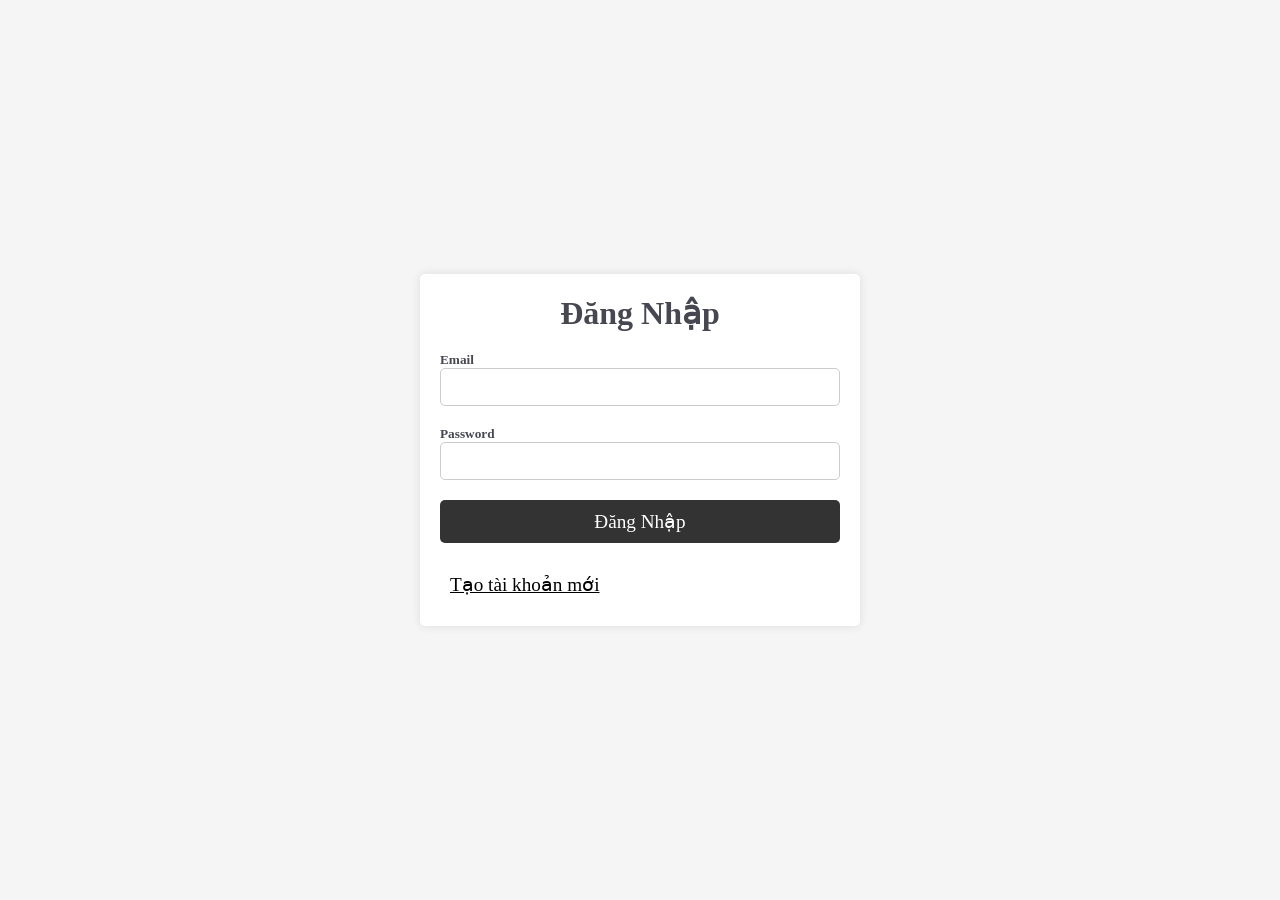
<file: index.html>
<!DOCTYPE html>
<html lang="en">
<head>
    <meta charset="UTF-8">
    <meta name="viewport" content="width=device-width, initial-scale=1.0">
    <title>Login</title>
    <link rel="stylesheet" href="css/styles.css">
</head>
<body>
     <!-- from login -->
    <div class="login">
        <div class="login__container">
          <h1>Đăng Nhập</h1>
          <form>
            <h5>Email</h5>
            <input type="text" class="input-login-username" />
            <h5>Password</h5>
            <input type="password" class="input-login-password" />
            <button type="submit" class="login__signInButton">Đăng Nhập</button>
          </form>
          <a href="./signup.html" class="login__registerButton">Tạo tài khoản mới</a>
        </div>
    </div>
</body>
<script src="js/login.js">
</script>
</html>
</file>
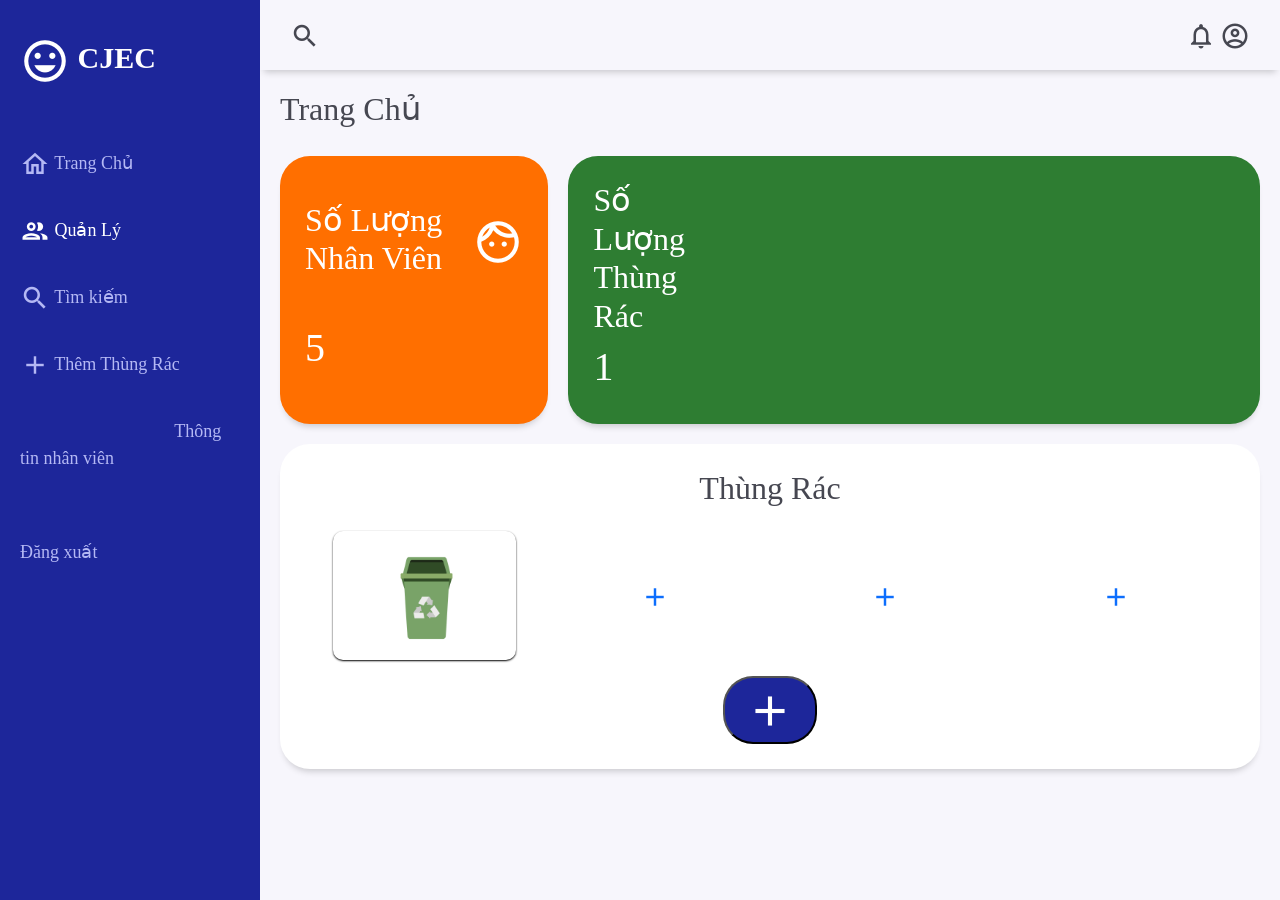
<file: main.html>
<!DOCTYPE html>
<html lang="en">

<head>
  <meta charset="utf-8">
  <meta name="viewport" content="width=device-width,initial-scale=1.0">
  <title>Web Quản Lý</title>

  <!-- Open Sans Font -->
  <link href="https://fonts.googleapis.com/css2?family=Open+Sans:wght@100;200;300;400;500;600;700;800;900&display=swap"
    rel="stylesheet">

  <!-- Material Icons -->
  <link href="https://fonts.googleapis.com/icon?family=Material+Icons+Outlined" rel="stylesheet">

  <!-- Bootstrap -->
  <link href="https://cdn.jsdelivr.net/npm/bootstrap@5.3.3/dist/css/bootstrap.min.css" rel="stylesheet"
    integrity="sha384-QWTKZyjpPEjISv5WaRU9OFeRpok6YctnYmDr5pNlyT2bRjXh0JMhjY6hW+ALEwIH" crossorigin="anonymous">

  <!-- Custom CSS -->
  <link rel="stylesheet" href="css/styles.css">
  <script src="https://code.jquery.com/jquery-3.6.0.min.js"></script>
  <script src="https://ajax.googleapis.com/ajax/libs/jquery/3.5.1/jquery.min.js"></script>
</head>

<body>
  <div class="grid-container">

    <!-- Header -->
    <header class="header">
      <div class="menu-icon" onclick="openSidebar()">
        <span class="material-icons-outlined">menu</span>
      </div>
      <div class="header-left">
        <span class="material-icons-outlined">search</span>
      </div>
      <div class="header-right">
        <span class="material-icons-outlined">notifications</span>
        <span class="material-icons-outlined">account_circle</span>
      </div>
    </header>
    <!-- End Header -->

    <!-- Thanh menu -->
    <aside id="sidebar">
      <div class="sidebar-title">
        <div class="sidebar-brand">
          <span class="material-icons-outlined">mood</span> CJEC
        </div>
        <span class="material-icons-outlined" onclick="closeSidebar()">close</span>
      </div>

      <ul class="sidebar-list">
        <li class="sidebar-list-item">
          <a href="#" id="list-trangchu-list" data-bs-toggle="list" href="#list-trangchu" aria-controls="list-trangchu">
            <span class="material-icons-outlined">home</span> Trang Chủ
          </a>
        </li>
        <li class="sidebar-list-item">
          <a href="#" class="list-group-item list-group-item-action active" id="list-home-list" data-bs-toggle="list"
            href="#list-home" role="tab" aria-controls="list-home">
            <span class="material-icons-outlined">group</span> Quản Lý
          </a>
        </li>
        <li class="sidebar-list-item">
          <a href="#">
            <span class="material-icons-outlined">search</span> Tìm kiếm
          </a>
        </li>
        <li class="sidebar-list-item">
          <a href="#">
            <span class="material-icons-outlined">add</span> Thêm Thùng Rác
          </a>
        </li>
        <li class="sidebar-list-item">
          <a href="#">
            <span class="material-icons-outlined">badge</span> Thông tin nhân viên
          </a>
        </li>
        <li class="sidebar-list-item">
          <a href="#" id="logout-btn">
            <span class="material-icons-outlined">logout</span> Đăng xuất
          </a>
        </li>
      </ul>
    </aside>
    <!-- End Menu -->

    <!-- Main -->
    <main class="main-container ">
      <div class="main-title">
        <h2>Trang Chủ</h2>
      </div>

      <div class="main-cards">

        <a class="cards" href="#">
          <div class="cards-inner">
            <h2>Số Lượng Nhân Viên</h2>
            <span class="material-icons-outlined">face</span>
          </div>
          <h1>5</h1>
        </a>

        <a class="cards" href="#">
          <div class="cards-inner">
            <h2>Số Lượng Thùng Rác</h2>
            <span class="material-icons-outlined">inventory_2</span>
          </div>
          <h1>1</h1>
        </a>

      </div>


      <!-- Sản phẩm -->
      <div class="products">
        <div class="product-card text-center">
          <h2 class="product-description">Thùng Rác</h2>

          <div class="container text-center ">
            <div class="row row-cols-2 row-cols-lg-4 g-2 g-lg-3" href="#">
              <a class="col" href="#" data-bs-toggle="modal" data-bs-target="#Modal_1">
                <div class="p-3">
                  <img class="img-responsive" src="images/thungrac.png">
                </div>
              </a>
              <a class="col" href="#" data-bs-toggle="modal" data-bs-target="#Modal_2">
                <div class="p-3">
                  <span class="material-icons-outlined">add</span>
                </div>
              </a>
              <a class="col" href="#">
                <div class="p-3">
                  <span class="material-icons-outlined">add</span>
                </div>
              </a>
              <a class="col" href="#">
                <div class="p-3">
                  <span class="material-icons-outlined">add</span>
                </div>
              </a>
            </div>
          </div>


          <button type="button" class="product-button">
            <span class="material-icons-outlined">add</span>
          </button>
        </div>

      </div>


      <!-- Phần modals -->
      <div class="modals">
        <!-- The Modal 1 -->
        <div class="modal" id="Modal_1">
          <div class="modal-dialog modal-dialog-centered modal-lg">
            <div class="modal-content">
              <div class="card">
                <div class="card-title">
                  <h3>Thùng 1</h3>
                </div>

                <div class="card-body">
                  <div class="container text-center">
                    <div class="row row-cols-2 row-cols-lg-2 g-2 g-lg-3">

                      <div class="col align-middle ">
                        <div class="p-3">
                          <!-- Tái chế được  -->
                          <section class="garbage">
                            <div class="Bcard">
                              <div class="Bpill">
                                <div class="Blevel"> 
                                  <div class="Cliquid "></div>
                                </div>
                              </div>
                              <div class="Bdata">
                                <h4 class="Btext"> Tái chế được</h4>
                                <h1 class="Cpercentage" id="rac_taicheduoc">%</h1>
                                <p class="Cstatus">
                                </p>
                              </div>
                            </div>
                          </section>
                        </div>
                      </div>


                      <div class="col align-middle">
                        <div class="p-3">
                          <!-- giấy-->
                          <section class="garbage">
                            <div class="Bcard">
                              <div class="Bpill">
                                <div class="Blevel">
                                  <div class="Gliquid"></div>
                                </div>
                              </div>
                              <div class="Bdata">
                                <h4 class="Btext">Giấy</h4>
                                <h1 class="Gpercentage" id="rac_giay">%</h1>
                                <p class="Gstatus">
                                  <i class="ri-plug-line"></i>
                                </p>
                              </div>
                            </div>
                          </section>
                        </div>
                      </div>


                      <div class="col align-middle">
                        <div class="p-3">
                          <!-- rác rưỡi -->
                          <section class="garbage">
                            <div class="Bcard">
                              <div class="Bpill">
                                <div class="Blevel">
                                  <div class="Rliquid"></div>
                                </div>
                              </div>
                              <div class="Bdata">
                                <h4 class="Btext">Chưa phân loại</h4>
                                <h1 class="Rpercentage" id="rac_racruoi">%</h1>
                                <p class="Rstatus"></p>
                              </div>
                            </div>
                          </section>
                        </div>
                      </div>


                      <div class="col align-middle">
                        <div class="p-3">
                          <!-- Hưu cơ -->
                          <section class="garbage">
                            <div class="Bcard">
                              <div class="Bpill">
                                <div class="Blevel">
                                  <div class="Hliquid"></div>
                                </div>
                              </div>
                              <div class="Bdata">
                                <h4 class="Btext">Hữu Cơ</h4>
                                <h1 class="Hpercentage" id="rac_huuco">%</h1>
                                <p class="Hstatus"></p>
                              </div>
                            </div>
                          </section>
                        </div>
                      </div>

                    </div>
                  </div>
                </div>

                <div class="btn-container text-body-secondary text-center">
                  <button type="button" class="loc-button btn btn-danger" data-bs-dismiss="modal">Close</button>
                </div>
              </div>
            </div>
          </div>
        </div>
      </div>


    </main>
    <!-- End Main -->

  </div>


  <!-- Scripts -->
  <script src="js/logout.js"></script>
  <script src="js/scripts.js"></script>
  <script src="js/api.js"></script>
  <script src="https://cdn.jsdelivr.net/npm/bootstrap@5.3.3/dist/js/bootstrap.bundle.min.js"
    integrity="sha384-YvpcrYf0tY3lHB60NNkmXc5s9fDVZLESaAA55NDzOxhy9GkcIdslK1eN7N6jIeHz"
    crossorigin="anonymous"></script>

</body>

</html>
</file>
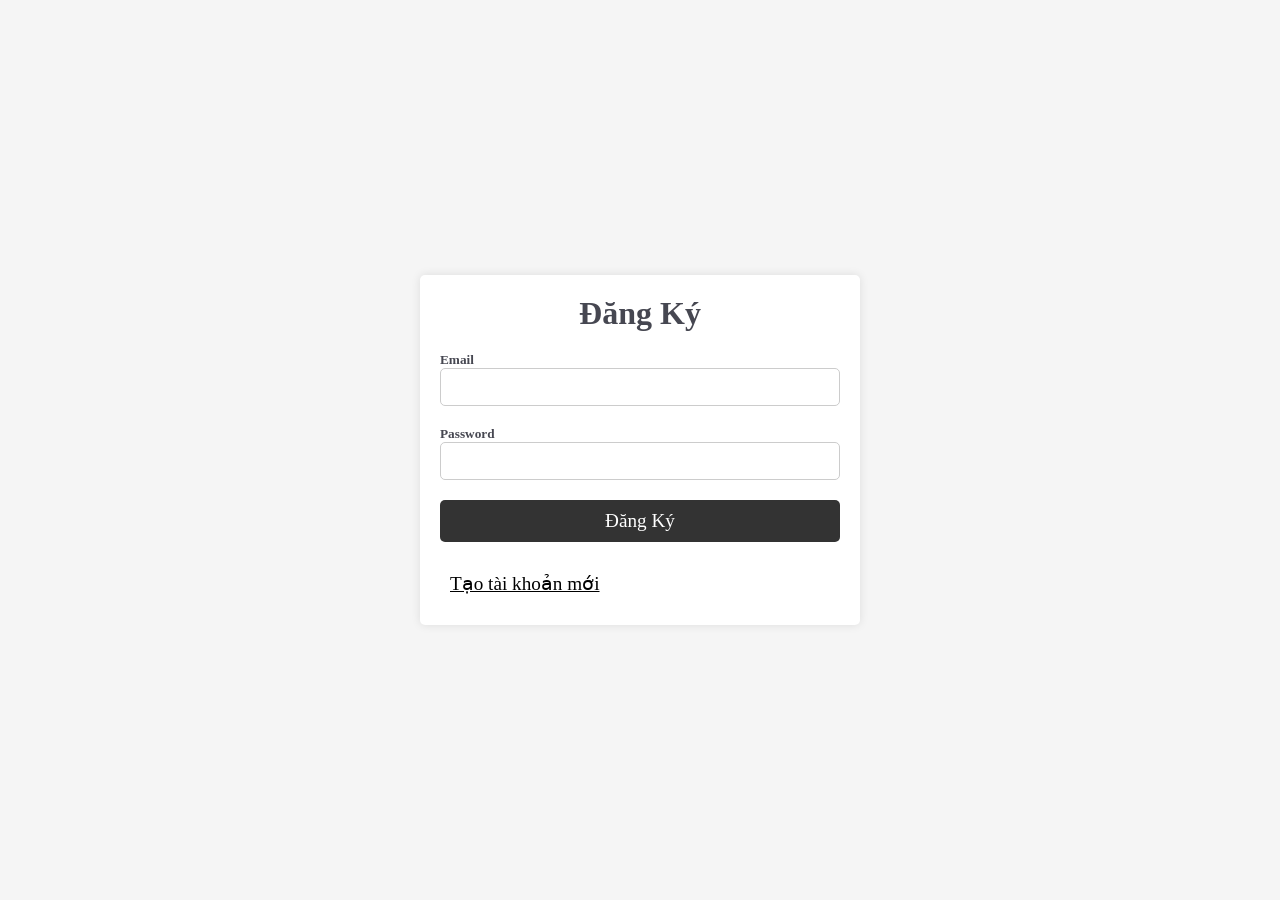
<file: signup.html>
<!DOCTYPE html>
<html lang="en">
<head>
    <meta charset="UTF-8">
    <meta name="viewport" content="width=device-width, initial-scale=1.0">
    <title>Signup</title>
    <link rel="stylesheet" href="css/styles.css">
</head>
<body>
     <!-- form signup -->
    <div class="signup">
        <div class="signup__container">
          <h1>Đăng Ký</h1>
          <form action="">
            <h5>Email</h5>
            <input type="text" class="input-signup-username" />
            <h5>Password</h5>
            <input type="password" class="input-signup-password" />
            <button type="submit" class="signup__signInButton">Đăng Ký</button>
          </form>
          <a href="./index.html" class="signup__registerButton">Tạo tài khoản mới</a>
        </div>
    </div>
</body>
<script src="js/signup.js">
</script>
</html>
</file>
<file: css/styles.css>
*{
  font-family: 'Ubuntu';
  margin: 0;
  padding: 0;
}

:root{
  --gradient-color-red: linear-gradient(90deg, hsl(7, 89%, 46%) 15%, hsl(11, 93%, 68%) 100%);
  --gradient-color-orange : linear-gradient(90deg, hsl(22,89%,46%) 15%,hsl(54,90%,68%)100%);
  --gradient-color-yellow : linear-gradient(90deg,hsl(54,89%,46%) 15%,hsl(92,90%,45%)100%);
  --gradient-color-green : linear-gradient(90deg,hsl(92,89%,46%) 15%,hsl(92,90%,68%)100%);
}

body {
  margin: 0;
  padding: 0;
  box-sizing: border-box;
  background-color: rgb(247, 246, 252);
  color: rgb(70, 71, 81);
  font-family: 'Open Sans', sans-serif;
}

.material-icons-outlined {
  vertical-align: middle;
  line-height: 1px;
  font-size: 30px;
}

.text-secondary {
  color: rgb(70, 71, 81);
}

.text-blue {
  color: rgb(29, 38, 154);
}

.background-blue {
  background-color: rgb(29, 38, 154);
}

.text-red {
  color: rgb(213, 0, 0);
}

.background-red {
  background-color: rgb(213, 0, 0);
}

.text-green {
  color: rgb(46, 125, 50);
}

.background-green {
  background-color: rgb(46, 125, 50);
}

.text-orange {
  color: rgb(255, 111, 0);
}

.background-orange {
  background-color: rgb(255, 111, 0);
}

.grid-container {
  display: grid;
  grid-template-columns: 260px 1fr 1fr 1fr;
  grid-template-rows: 0.2fr 3fr;
  grid-template-areas:
    'sidebar header header header'
    'sidebar main main main';
  height: 100vh;
}

/* ---------- HEADER ---------- */

.header {
  grid-area: header;
  height: 70px;
  display: flex;
  align-items: center;
  justify-content: space-between;
  padding: 0 30px 0 30px;
  box-shadow: 0 6px 7px -4px rgba(0, 0, 0, 0.2);
}

.menu-icon {
  display: none;
}

/* ---------- SIDEBAR ---------- */

#sidebar {
  grid-area: sidebar;
  height: 100%;
  background-color: rgb(29, 38, 154);
  color: rgb(255, 255, 255);
  overflow-y: auto;
  transition: all 0.5s;
  -webkit-transition: all 0.5s;
}

.sidebar-title {
  display: flex;
  justify-content: space-between;
  align-items: center;
  padding: 20px 20px 20px 20px;
  margin-bottom: 30px;
}

.sidebar-title > span {
  display: none;
}

.sidebar-brand {
  margin-top: 15px;
  font-size: 30px;
  font-weight: 700;
}

.sidebar-brand > .material-icons-outlined {
  font-size: 50px;
}

.sidebar-list {
  padding: 0;
  margin-top: 15px;
  list-style-type: none;
}

.sidebar-list-item {
  padding: 20px 20px 20px 20px;
  font-size: 18px;
}

.sidebar-list-item:hover {
  background-color: rgba(255, 255, 255, 0.2);
  cursor: pointer;
}

.sidebar-list-item > a {
  text-decoration: none;
  color: rgb(180, 184, 244);
}

.sidebar-responsive {
  display: inline !important;
  position: absolute;
}

/* ---------- MAIN ---------- */

.main-container {
  grid-area: main;
  overflow-y: auto;
  padding: 20px 20px;
}

.main-title {
  display: flex;
  justify-content: space-between;
}

.main-cards {
  display: grid;
  grid-template-columns: 1fr 1fr;
  gap: 20px;
  margin: 20px 0;
}

.cards {
  /* display: block; */
  text-decoration: none;
  display: flex;
  flex-direction: column;
  justify-content: space-around;
  padding: 25px;
  color: rgb(255, 255, 255);
  border-radius: 30px;
  box-shadow: 0 6px 7px -4px rgba(0, 0, 0, 0.2);
}

.cards:first-child {
  background-color: rgb(255, 111, 0);
}

.cards:nth-child(2) {
  background-color: rgb(46, 125, 50);
}

.cards-inner {
  display: flex;
  align-items: center;
  justify-content: space-between;
}

.cards-inner > span {
  font-size: 50px;  
}

.card {
  border-radius: 50px;
}

.modal-content {
  border-radius: 50px;
}

.boxs-cards {
  display: grid;
  grid-template-columns: 1fr 1fr;
  gap: 20px;
  margin: 20px 0;
}

.box-card {
  display: flex;
  flex-direction: column;
  justify-content: space-around;
  height: 500px;
  padding: 25px;
  color: rgb(255, 255, 255);
  border-radius: 30px;
  box-shadow: 0 6px 7px -4px rgba(0, 0, 0, 0.2);
  background-color: #333;
}

.card-header {
  border-radius: 50px !important
}

.card-title {
  text-align: center;
  margin-top: 20px;
}

.card-title>h3 {
  font-weight: 600  ;
}

.card-body {
  padding: 0;
}

.btn-container {
  padding: 25px 35px;
}

.loc-button {
  outline: none;
  width: 100%;
  border: none;
  font-weight: 700;
  border-radius: 25px;
  padding: 10px;
  background: #303f9f;
  color: #fff;
  cursor: pointer;
  box-shadow: 0 5px 15px rgba(0, 0, 0, 0.35);
  transition: all 0.3s ease;
}

.row {
  align-items: center;
}

.img-responsive {
  display: block;
  text-decoration: none;
  max-width: 100%;
  max-height: 100%;
  height: auto;
  display: block;
  text-align: center;
  align-items: center;
  border-radius: 10px;
  box-shadow: 0 1px 2px 0 rgba(0, 0, 0, 1);
  transition: transform linear 0.1s;
  will-change: transform;
}

.img-responsive:hover {
  transform: translateY(-4px);
  box-shadow: 0 1px 20px 0 rgba(0, 0, 0, 0.05);
}

.products {
  display: grid;
  grid-template-columns: 1fr;
  gap: 20px;
}

.product-card {
  height: 100%;
  background-color: rgb(255, 255, 255);
  padding: 25px;
  border-radius: 30px;
  box-shadow: 0 6px 7px -4px rgba(0, 0, 0, 0.2);
}


.product-button {
  background-color: rgb(29, 38, 154);
  color: rgb(255, 255, 255);
  padding: 20px;
  border-radius: 30px;
}

.product-button > .material-icons-outlined {
  font-size: 50px;
}


/* garbage */
.garbage{
  height: 50%;
  display: grid;
  place-items: center;
  margin: 0 1.5rem;
}

.Bcard{
  position: relative;
  width: 250px;
  height: 210px;
  background: #ccc;
  padding: 0.5rem 1.5rem;
  border-radius: 1.5rem;
  display: grid;
  grid-template-columns: repeat(2, 1fr);
  align-items: center;
}

.Btext{
  margin-bottom: 1rem;
}

.Cpercentage{
  font-size: 2rem;
}

.Gpercentage{
  font-size: 2rem;
}

.Rpercentage{
  font-size: 2rem;
}

.Hpercentage{
  font-size: 2rem;
}

/* .Bstatus{
  position: absolute;
  bottom: 3.5rem;
  display: flex;
  align-items: center;
  column-gap: 0.3rem;
  font-size: 0.8rem;
}

.Bstatus i{
  font-size: 1.25rem;
} */

.Bpill{
  position: relative;
  width: 80px;
  height: 120px;
  background-color: #222;
  box-shadow: inset 20px 0 48px hsl(0, 0%, 16%), inset -4px 12px 48px hsl(0, 0%, 56%);
  border-radius: 1rem 1rem 3rem 3rem;
  justify-self: flex-start;
}

.Blevel{
  position: absolute;
  inset: 2px;
  border-radius: 1rem 1rem 3rem 3rem;
  overflow: hidden;
}

.Cliquid{
  position: absolute;
  bottom: 0;
  left: 0;
  right: 0;
  height: 0px;
  background: var(--gradient-color-green);
  box-shadow: inset -10px 0 12px hsla(0, 0%, 0%, 0.1), inset 12px 0 12px hsla(0, 0%, 0%, 0.15);
  transition: 0.3s;
}

.Gliquid{
  position: absolute;
  bottom: 0;
  left: 0;
  right: 0;
  height: 0px;
  background: var(--gradient-color-green);
  box-shadow: inset -10px 0 12px hsla(0, 0%, 0%, 0.1), inset 12px 0 12px hsla(0, 0%, 0%, 0.15);
  transition: 0.3s;
}

.Rliquid{
  position: absolute;
  bottom: 0;
  left: 0;
  right: 0;
  height: 0px;
  background: var(--gradient-color-green);
  box-shadow: inset -10px 0 12px hsla(0, 0%, 0%, 0.1), inset 12px 0 12px hsla(0, 0%, 0%, 0.15);
  transition: 0.3s;
}

.Hliquid{
  position: absolute;
  bottom: 0;
  left: 0;
  right: 0;
  height: 0px;
  background: var(--gradient-color-green);
  box-shadow: inset -10px 0 12px hsla(0, 0%, 0%, 0.1), inset 12px 0 12px hsla(0, 0%, 0%, 0.15);
  transition: 0.3s;
}

.Cliquid::after{
  content: "";
  position: absolute;
  height: 8px;
  box-shadow: inset 0 -3px 6px hsla(0, 0%, 0%, 0.2);
  left: 0;
  right: 0;
  margin: 0 auto;
  top: -4px;
  border-radius: 50%;
}

.Gliquid::after{
  content: "";
  position: absolute;
  height: 8px;
  box-shadow: inset 0 -3px 6px hsla(0, 0%, 0%, 0.2);
  left: 0;
  right: 0;
  margin: 0 auto;
  top: -4px;
  border-radius: 50%;
}

.Rliquid::after{
  content: "";
  position: absolute;
  height: 8px;
  box-shadow: inset 0 -3px 6px hsla(0, 0%, 0%, 0.2);
  left: 0;
  right: 0;
  margin: 0 auto;
  top: -4px;
  border-radius: 50%;
}

.Hliquid::after{
  content: "";
  position: absolute;
  height: 8px;
  box-shadow: inset 0 -3px 6px hsla(0, 0%, 0%, 0.2);
  left: 0;
  right: 0;
  margin: 0 auto;
  top: -4px;
  border-radius: 50%;
}

.green-color{
  background: var(--gradient-color-green);
}

.animated-green{
  background: var(--gradient-color-green);
  animation: animated-charging 1.2s infinite alternate;
}

.animated-red{
  background: var(--gradient-color-red);
  animation: animated-low 1.2s infinite alternate;
}

.animated-green, .animated-red, .green-color{
  color: transparent;
}

@keyframes animated-charging{
  0%{
      text-shadow: none;
  }
  100%{
      text-shadow: 0 0 6px hsl(92, 90%, 68%);
  }
}

@keyframes animated-low{
  0%{
      text-shadow: none;
  }
  100%{
      text-shadow: 0 0 8px hsl(7, 89%, 46%);
  }
}

.gradient-color-red, .green-color-red::after{
  background: var(--gradient-color-red);
}

.gradient-color-green, .green-color-green::after{
  background: var(--gradient-color-green);
}

.gradient-color-orange, .green-color-orange::after{
  background: var(--gradient-color-orange);
}

.gradient-color-yellow, .green-color-yellow::after{
  background: var(--gradient-color-yellow);
}

 
/* style login */
.login {
  display: flex;
  justify-content: center;
  align-items: center;
  height: 100vh;
  background: #f5f5f5;
}
.login__container {
  width: 100%;
  max-width: 400px;
  padding: 20px;
  background: #fff;
  border-radius: 5px;
  box-shadow: 0 0 10px rgba(0, 0, 0, 0.1);
}
.login__container h1 {
  margin-bottom: 20px;
  font-size: 2rem;
  text-align: center;
}
.login__container form {
  display: flex;
  flex-direction: column;
}
.login__container form label {
  margin-bottom: 10px;
  font-size: 1.2rem;
}
.login__container form input {
  padding: 10px;
  border: 1px solid #ccc;
  border-radius: 5px;
  margin-bottom: 20px;
}
.login__container form button {
  padding: 10px;
  border: none;
  border-radius: 5px;
  background: #333;
  color: #fff;
  font-size: 1.2rem;
  cursor: pointer;
}
.login__container form button:hover {
  background: #555;
}
.login__container form a {
  text-align: center;
  font-size: 1.2rem;
  text-decoration: none;
  color: #333;
}
.login__container form a:hover {
  color: #555;
}
.login__registerButton {
  margin-top: 20px;
  padding: 10px;
  border: none;
  border-radius: 5px;
  color: black;
  font-size: 1.2rem;
  cursor: pointer;
  display: block;
}

/* style signup */
.signup {
  display: flex;
  justify-content: center;
  align-items: center;
  height: 100vh;
  background: #f5f5f5;
}
.signup__container {
  width: 100%;
  max-width: 400px;
  padding: 20px;
  background: #fff;
  border-radius: 5px;
  box-shadow: 0 0 10px rgba(0, 0, 0, 0.1);
}
.signup__container h1 {
  margin-bottom: 20px;
  font-size: 2rem;
  text-align: center;
}
.signup__container form {
  display: flex;
  flex-direction: column;
}
.signup__container form label {
  margin-bottom: 10px;
  font-size: 1.2rem;
}
.signup__container form input {
  padding: 10px;
  border: 1px solid #ccc;
  border-radius: 5px;
  margin-bottom: 20px;
}
.signup__container form button {
  padding: 10px;
  border: none;
  border-radius: 5px;
  background: #333;
  color: #fff;
  font-size: 1.2rem;
  cursor: pointer;
}
.signup__container form button:hover {
  background: #555;
}
.signup__container form a {
  text-align: center;
  font-size: 1.2rem;
  text-decoration: none;
  color: #333;
}
.signup__container form a:hover {
  color: #555;
}
.signup__registerButton {
  margin-top: 20px;
  padding: 10px;
  border: none;
  border-radius: 5px;
  color: black;
  font-size: 1.2rem;
  cursor: pointer;
  display: block;
}


/* ---------- Cắt web ---------- */

/* Medium <= 992px */
@media screen and (max-width: 992px) {
  .grid-container {
    grid-template-columns: 1fr;
    grid-template-rows: 0.2fr 3fr;
    grid-template-areas:
      'header'
      'main';
  }

  #sidebar {
    display: none;
    z-index: 1;
  }

  .menu-icon {
    display: inline;
  }

  .sidebar-title > span {
    display: inline;
  }
}

/* Small <= 820px */
@media screen and (max-width: 820px) {
  .main-cards {
    grid-template-columns: 1fr;
    gap: 10px;
    margin-bottom: 0;
  }

  .boxs-cards {
    grid-template-columns: 1fr;
    gap: 10px;
    margin-bottom: 0;
  }

  .products {
    margin-top: 30px;
  }

  .Bcard {
    width: 180px;
    height: 200px;
  }

  .Bpill{
    width: 60px;
    height: 110px;
  }

  .garbage {
    margin: 0px;
  }
  
}

/* Extra Small <= 576px */
@media screen and (max-width: 576px) {
  .header-left {
    display: none;
  }

  .product-button {
    margin-top: 10px;
    font-size: 1px;
  }

  .row-cols-2>* {
    width: 100%;
  }

  .Bpill{
    width: 50px;
    height: 100px;
  }
}
</file>
